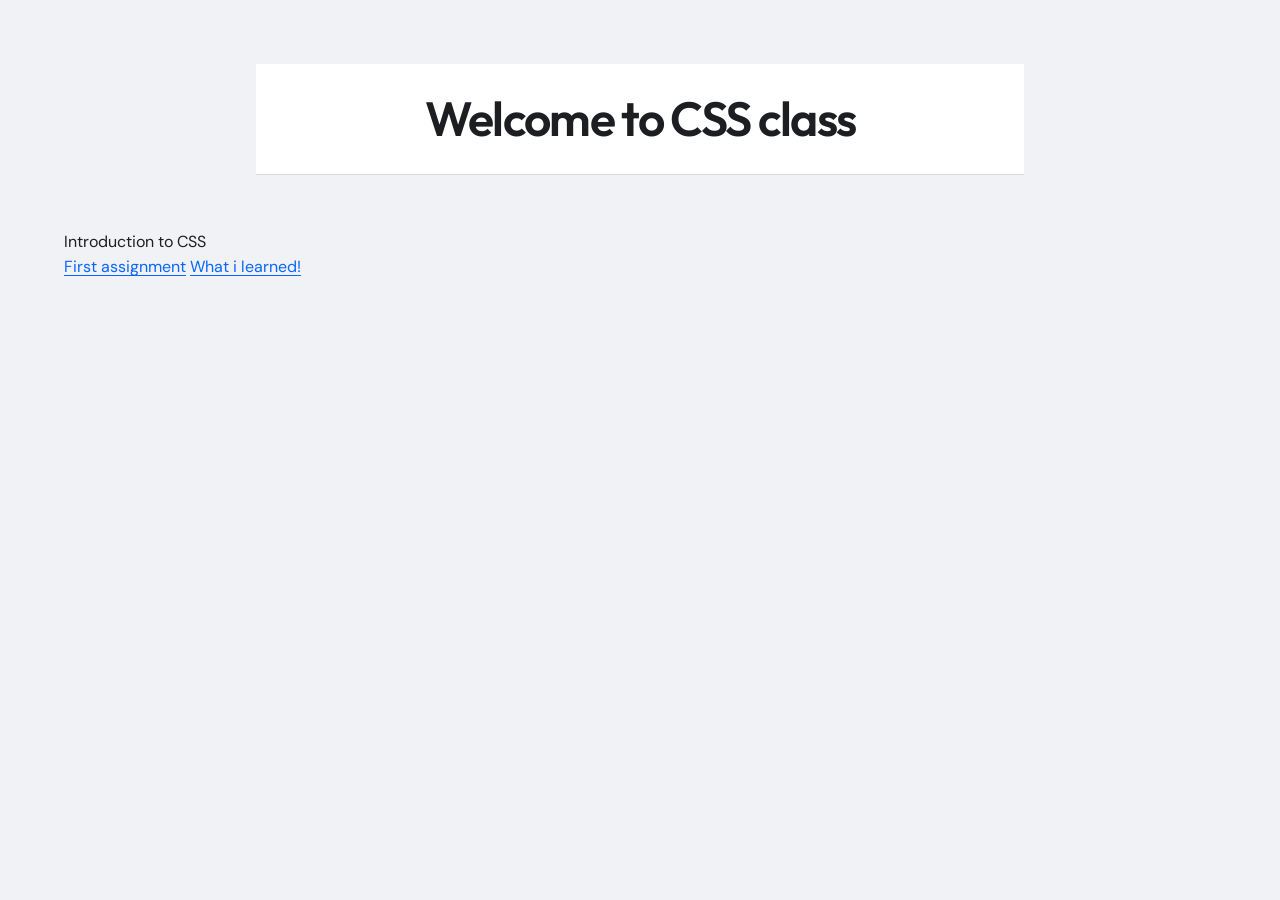
<file: index.html>
<!DOCTYPE html>
<html lang="en">
<head>
    <meta charset="UTF-8">
    <meta name="viewport" content="width=device-width, initial-scale=1.0">
    <title>Css First class</title>
    <link rel="stylesheet" href="style.css">
    <!-- <style>
        body {
            background-color: lightgrey;
        }
        .h1 {
            color: blue;
            background-color: bisque;
            text-align: center;
        }
        .paragraph {
            color: teal;
        }
    </style> -->
</head>
<body>
    <h1>Welcome to CSS class</h1>
    <p class="paragraph">Introduction to CSS</p>
    <a href="assignment_1_adding css to facebook login page.html">First assignment</a>
    <a href="Jotting.txt">What i learned!</a>
</body>
</html>
</file>
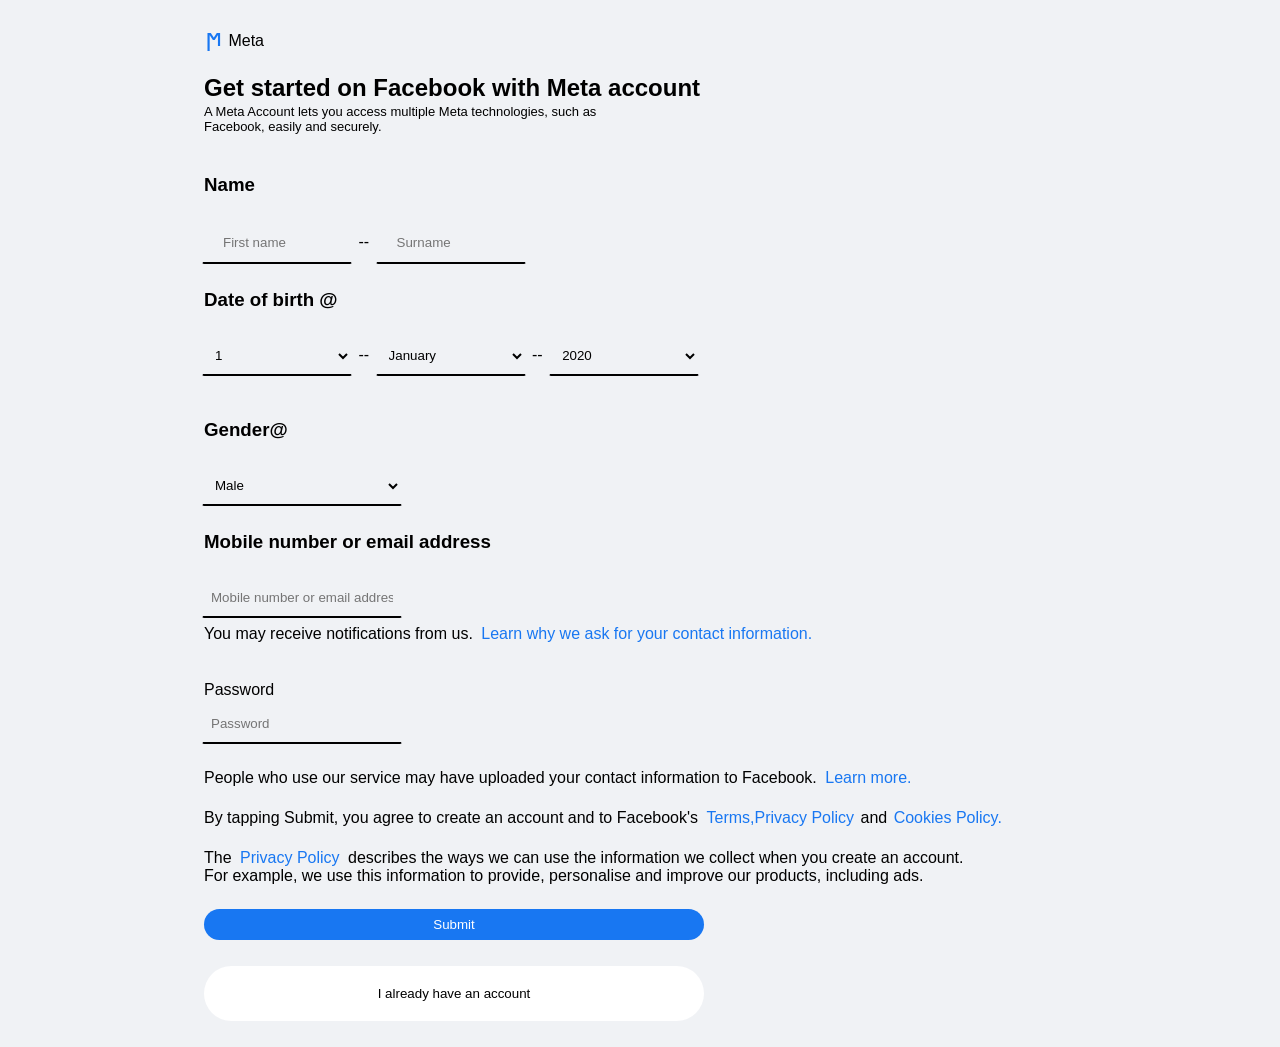
<file: assignment_1_adding css to facebook login page.html>
<!DOCTYPE html>
<html lang="en">
<head>
    <meta charset="UTF-8">
    <meta name="viewport" content="width=device-width, initial-scale=1.0"> 
    <title>Void|Facebook</title>
    <style>
        *{
            box-sizing: border-box;
            margin: 2px;
        }
        body {
            font-family: Arial, sans-serif;
            background-color: #f0f2f5;
            margin: 0;
            padding: 20px;
            padding-left: 200px;
            padding-right: 200px;
        }
        .span1 {
            font-size: 24px;
            color: #1877f2;
        }
        label {
            font: bold;
        }
        input, select{
            width: 150px;
            height: 40px;
            padding: 20px;
            background-color: transparent;
            margin: 5px 0;
            border-radius: 2px;
            border: 1px solid transparent;
            border-bottom: 2px solid black;
        }
        button {
            background-color: #1877f2;
            color: white;
            border: none;
            padding: 20px;
            justify-content: center;
            border-radius: 50px;
            text-align: center;
            text-decoration: none;
            margin: 4px 2px;
            cursor: pointer;
            width: 500px;
            padding: 8px;
        }
        .button {
            background-color: white;
            color: black;
            padding: 20px;
        }
        a {
            color: #1877f2;
            text-decoration: none;
        }
    </style>
</head>
<body>
    <p><span class="span1">ϻ</span> Meta</p> <br>
    <h2>Get started on Facebook with Meta account</h2>
    <p style="font-weight: lighter; font-size: small;">
        A Meta Account lets you access multiple Meta technologies, such as <br> Facebook, easily and securely.
    </p> <br>
    <label for="name"><h3>Name</h3></label> <br>
    <input type="text" placeholder="First name"> <span>--</span> <input type="text" placeholder="Surname">
    <br>

    <label for="D.O.B"> <h3>Date of birth @</h3> </label> <br>
    <select name="Day" style="width: 150px; padding: 8px;">
        <option value="">1</option>
        <option value="">2</option>
        <option value="">3</option>
        <option value="">4</option>
        <option value="">5</option>
        <option value="">6</option>
        <option value="">7</option>
        <option value="">8</option>
        <option value="">9</option>
        <option value="">10</option>
        <option value="">11</option>
        <option value="">12</option>
        <option value="">13</option>
        <option value="">14</option>
        <option value="">15</option>
        <option value="">16</option>
        <option value="">17</option>
        <option value="">18</option>
        <option value="">19</option>
        <option value="">20</option>
        <option value="">21</option>
        <option value="">22</option>
        <option value="">23</option>
        <option value="">24</option>
        <option value="">25</option>
        <option value="">26</option>
        <option value="">27</option>
        <option value="">28</option>
        <option value="">29</option>
        <option value="">30</option>
        <option value="">31</option>
    </select>
    <span>--</span>
    <select name="Month" style="width: 150px; padding: 8px;">
        <option value="">January</option>
        <option value="">February</option>
        <option value="">March</option>
        <option value="">April</option>
        <option value="">May</option>
        <option value="">June</option>
        <option value="">July</option>
        <option value="">August</option>
        <option value="">September</option>
        <option value="">October</option>
        <option value="">November</option>
        <option value="">December</option>
    </select>
    <span>--</span>
    <select name="Year" id="Year" style="width: 150px; padding: 8px;">
        <option value="">2020</option>
        <option value="">2019</option>
        <option value="">2018</option>
        <option value="">2017</option>
        <option value="">2016</option>
        <option value="">2015</option>
        <option value="">2014</option>
        <option value="">2013</option>
        <option value="">2012</option>
        <option value="">2011</option>
        <option value="">2010</option>
        <option value="">2009</option>
        <option value="">2008</option>
        <option value="">2007</option>
        <option value="">2006</option>
        <option value="">2005</option>
        <option value="">2004</option>
        <option value="">2003</option>
        <option value="">2002</option>
        <option value="">2001</option>
        <option value="">2000</option>
        <option value="">1999</option>
        <option value="">1998</option>
        <option value="">1997</option>
        <option value="">1996</option>
        <option value="">1995</option>
    </select> <br> <br>
    <label for="gender"><h3>Gender@</h3></label> <br>
    <select name="gender" id="" style="width: 200px; padding: 8px;">
        <option value="">Male</option>
        <option value="">Female</option>
    </select> <br>
    
    <label for="Mobile number and email address"><h3>Mobile number or email address</h3></label> <br>

    <input type="email"style="width: 200px; padding: 8px;" placeholder="Mobile number or email address"> <br>

    <p>You may receive notifications from us. <span><a href="#">Learn why we ask for your contact information.</a></span></p> <br> <br>

    <label for="password">Password</label> <br>
    <input type="text" placeholder="Password" style="width: 200px; padding: 8px;"> <br> <br>

    <p>People who use our service may have uploaded your contact information to Facebook.<span> <a href="#">Learn more.</a></span></p> <br>

    <p>By tapping Submit, you agree to create an account and to Facebook's <span><a href="#">Terms,Privacy Policy </a> and <a href="#">Cookies Policy.</a></span></p> <br>

    <p>The <span><a href="#">Privacy Policy</a></span> describes the ways we can use the information we collect when you create an account. <br> For example, we use this information to provide, personalise and improve our products, including ads.</p> <br>
    <button>Submit</button> <br> <br>
    <button class="button">I already have an account</button>
</body>
</html>
</file>
<file: style.css>
@import url("https://fonts.googleapis.com/css2?family=DM+Sans:wght@400;500;600;700&family=Outfit:wght@400;500;600;700&display=swap");

*{
    margin: 0;
    padding: 0;
    box-sizing: border-box;
}
body {
    min-height: 100vh;
    padding: clamp(20px, 5vw, 64px);
    background-color: #f0f2f5;
    color: #1c1e21;
    font-family: "DM Sans", sans-serif;
    line-height: 1.6;
}
h1 {
    max-width: 24ch;
    margin: 0 auto clamp(28px, 6vh, 60px);
    padding: clamp(18px, 3vw, 28px);
    border-bottom: 1px solid #d5d9de;
    background-color: #fff;
    color: #1c1e21;
    font-family: "Outfit", sans-serif;
    font-size: clamp(1.7rem, 4.5vw, 3rem);
    font-weight: 600;
    letter-spacing: -0.035em;
    line-height: 1.12;
    text-align: center;
}

input,
button,
select,
textarea {
    font: inherit;
}

input,
select,
textarea {
    border: 1px solid #ccd0d5;
    border-radius: 6px;
    background: #fff;
    color: #1c1e21;
}

button {
    border: 1px solid #0866ff;
    border-radius: 6px;
    background: #0866ff;
    color: #fff;
    cursor: pointer;
    transition: background-color 150ms ease, box-shadow 150ms ease;
}

button:hover {
    background: #0758d8;
}

a {
    color: #0866ff;
    text-underline-offset: 0.18em;
}

:focus-visible {
    outline: 3px solid #0866ff;
    outline-offset: 3px;
}

@media (max-width: 520px) {
    body {
        padding: 18px 14px;
    }
}
</file>
